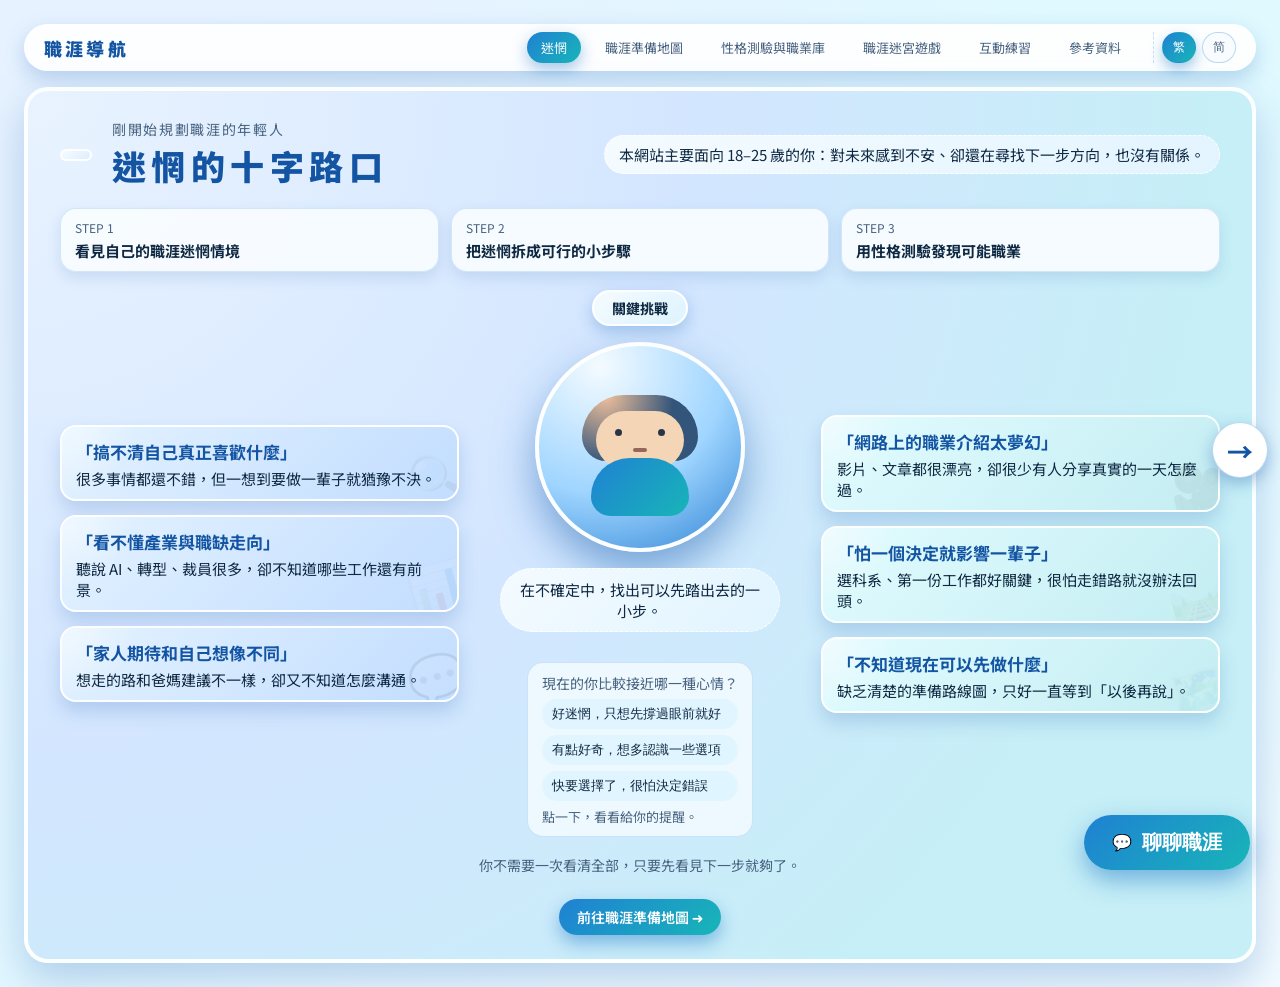
<file: index.html>
<!DOCTYPE html>
<html lang="zh-Hant">
<head>
  <meta charset="UTF-8" />
  <title>迷惘的十字路口 - 職涯導航</title>
  <meta name="viewport" content="width=device-width, initial-scale=1.0" />

  <!-- Google font similar to poster -->
  <link href="https://fonts.googleapis.com/css2?family=Noto+Sans+TC:wght@400;500;700;900&display=swap" rel="stylesheet" />

  <link rel="stylesheet" href="styles.css" />
  <script src="script.js" defer></script>
</head>
<body>
  <div id="pageLoader" class="page-loader">
    <div class="page-loader-inner">
      <div class="page-loader-ring"></div>
      <div class="page-loader-text">CAREER NAVIGATION</div>
      <div class="page-loader-sub">載入中，請稍候…</div>
    </div>
  </div>

  <header class="site-header">
    <nav class="ce-nav">
      <a href="index.html" class="ce-logo">職涯導航</a>
      <div class="ce-nav-links">
        <a href="index.html" class="active">迷惘</a>
        <a href="next-steps.html">職涯準備地圖</a>
        <a href="career-lab.html">性格測驗與職業庫</a>
        <a href="career-maze.html">職涯迷宮遊戲</a>
        <a href="interactive-solutions.html">互動練習</a>
        <a href="references.html">參考資料</a>
      </div>
    </nav>
  </header>

  <main class="career-explore">

    <header class="ce-header">
      <div class="ce-tag"></div>
      <div class="ce-title-group">
        <p class="ce-subtitle">剛開始規劃職涯的年輕人</p>
        <h1 class="ce-title">迷惘的十字路口</h1>
      </div>
      <p class="ce-top-note">本網站主要面向 18–25 歲的你：對未來感到不安、卻還在尋找下一步方向，也沒有關係。</p>
    </header>

    <nav class="site-quick-nav">
      <a class="site-quick-link" href="index.html">
        <span class="site-quick-link-label">STEP 1</span>
        <span class="site-quick-link-title">看見自己的職涯迷惘情境</span>
      </a>
      <a class="site-quick-link" href="next-steps.html">
        <span class="site-quick-link-label">STEP 2</span>
        <span class="site-quick-link-title">把迷惘拆成可行的小步驟</span>
      </a>
      <a class="site-quick-link" href="career-lab.html">
        <span class="site-quick-link-label">STEP 3</span>
        <span class="site-quick-link-title">用性格測驗發現可能職業</span>
      </a>
    </nav>

    <section class="ce-layout">
      <!-- Left column cards -->
      <div class="ce-column ce-column-left">
        <article class="ce-card">
          <div class="ce-card-emoji">🔍</div>
          <h3>「搞不清自己真正喜歡什麼」</h3>
          <p>很多事情都還不錯，但一想到要做一輩子就猶豫不決。</p>
        </article>

        <article class="ce-card">
          <div class="ce-card-emoji">📊</div>
          <h3>「看不懂產業與職缺走向」</h3>
          <p>聽說 AI、轉型、裁員很多，卻不知道哪些工作還有前景。</p>
        </article>

        <article class="ce-card">
          <div class="ce-card-emoji">💬</div>
          <h3>「家人期待和自己想像不同」</h3>
          <p>想走的路和爸媽建議不一樣，卻又不知道怎麼溝通。</p>
        </article>
      </div>

      <!-- Center character / challenge -->
      <div class="ce-center">
        <div class="ce-badge" id="challengeBadge">關鍵挑戰</div>

        <div class="ce-avatar-wrapper">
          <!-- If you want to use your image instead of illustration, swap the div for an <img> -->
          <!-- <img src="assets/your-image.png" alt="思考職涯方向的年輕人" class="ce-avatar-img" /> -->
          <div class="ce-avatar-figure">
            <div class="ce-avatar-hair"></div>
            <div class="ce-avatar-face">
              <div class="ce-avatar-eyes"></div>
              <div class="ce-avatar-mouth"></div>
            </div>
            <div class="ce-avatar-body"></div>
          </div>
        </div>

        <p class="ce-center-text" id="challengeText">在不確定中，找出可以先踏出去的一小步。</p>

        <div class="ce-mood">
          <span class="ce-mood-label">現在的你比較接近哪一種心情？</span>
          <div class="ce-mood-buttons">
            <button class="ce-mood-btn" data-mood="lost">好迷惘，只想先撐過眼前就好</button>
            <button class="ce-mood-btn" data-mood="curious">有點好奇，想多認識一些選項</button>
            <button class="ce-mood-btn" data-mood="deciding">快要選擇了，很怕決定錯誤</button>
          </div>
          <p class="ce-mood-output" id="moodOutput">點一下，看看給你的提醒。</p>
        </div>
      </div>

      <!-- Right column cards -->
      <div class="ce-column ce-column-right">
        <article class="ce-card ce-card-right">
          <div class="ce-card-emoji">🎥</div>
          <h3>「網路上的職業介紹太夢幻」</h3>
          <p>影片、文章都很漂亮，卻很少有人分享真實的一天怎麼過。</p>
        </article>

        <article class="ce-card ce-card-right">
          <div class="ce-card-emoji">🛤️</div>
          <h3>「怕一個決定就影響一輩子」</h3>
          <p>選科系、第一份工作都好關鍵，很怕走錯路就沒辦法回頭。</p>
        </article>

        <article class="ce-card ce-card-right">
          <div class="ce-card-emoji">🗺️</div>
          <h3>「不知道現在可以先做什麼」</h3>
          <p>缺乏清楚的準備路線圖，只好一直等到「以後再說」。</p>
        </article>
      </div>
    </section>

    <footer class="ce-footer">
      <p>你不需要一次看清全部，只要先看見下一步就夠了。</p>
      <a class="ce-primary-link" href="next-steps.html">前往職涯準備地圖 ➜</a>
    </footer>
  </main>
  <nav class="page-arrow-nav" aria-label="頁面切換">
    <a class="page-arrow-link page-arrow-next" href="next-steps.html" aria-label="下一頁：職涯準備地圖">→</a>
  </nav>
</body>
</html>
</file>
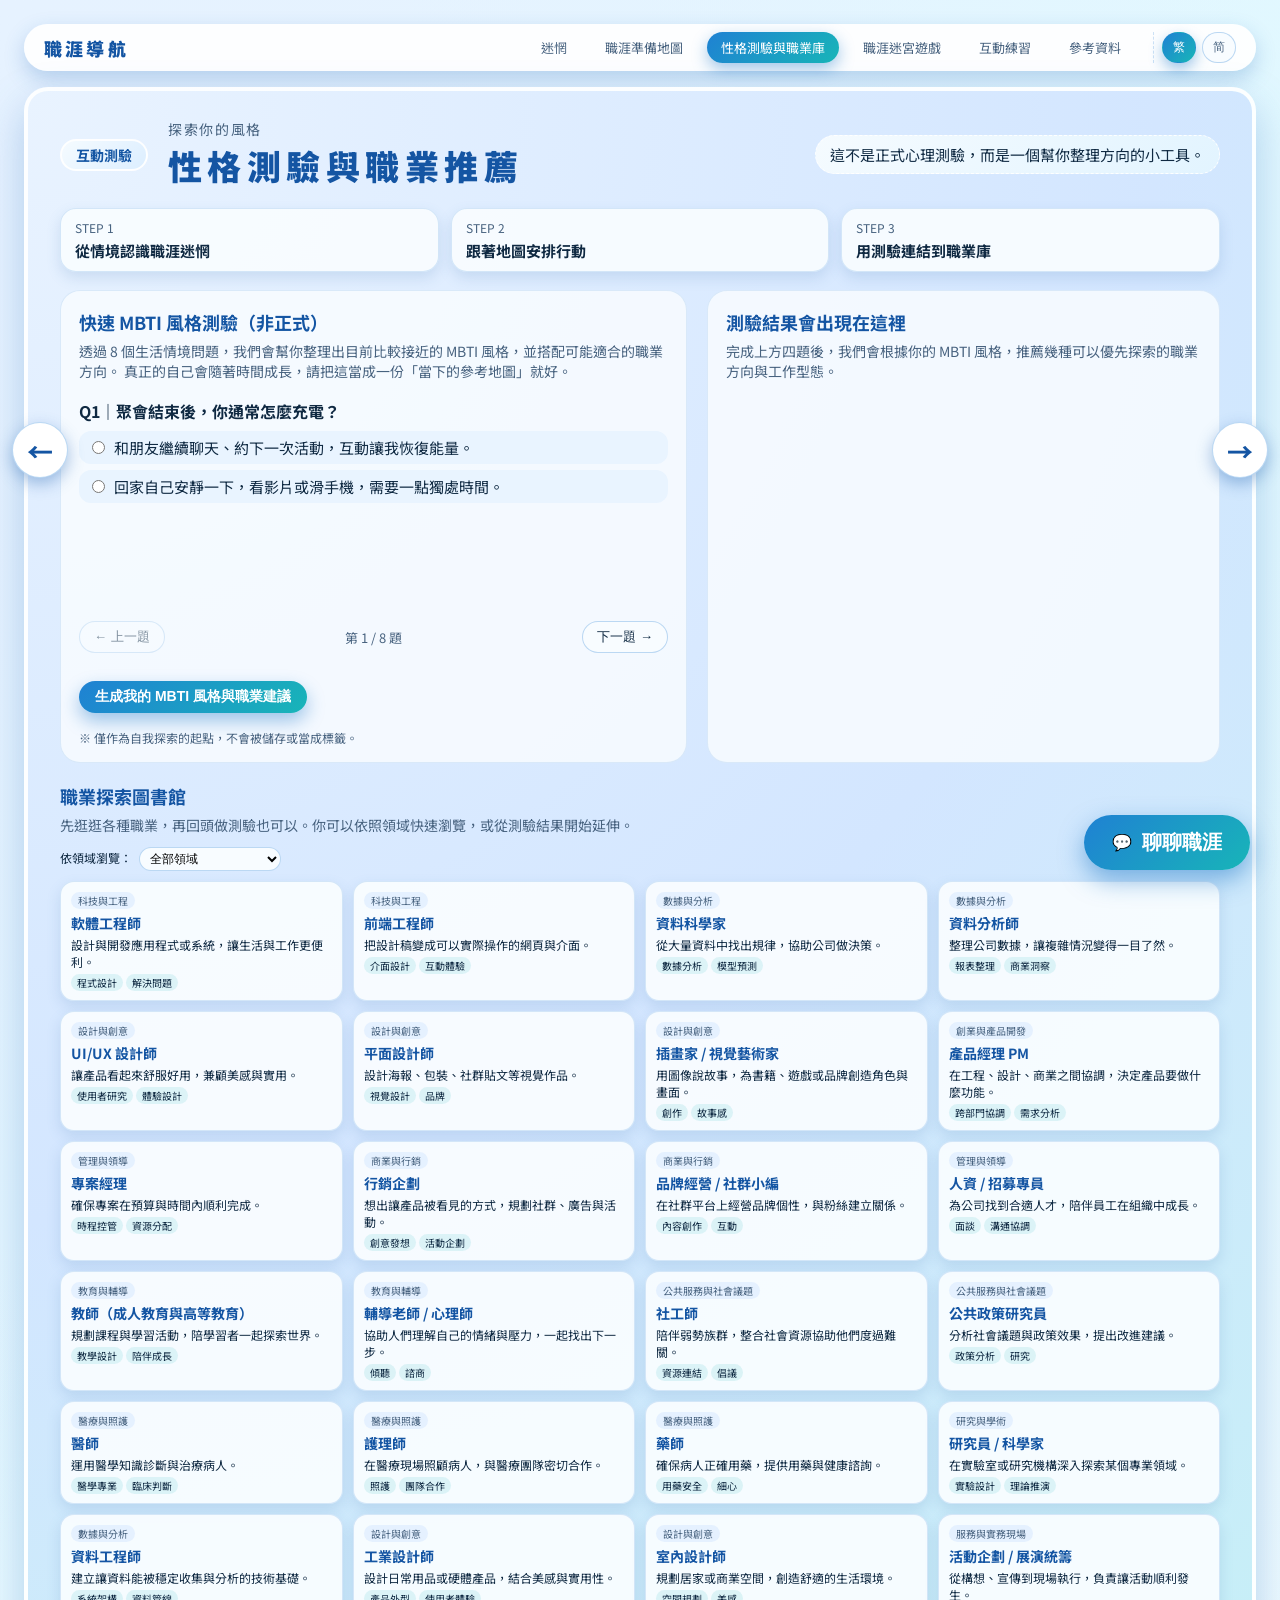
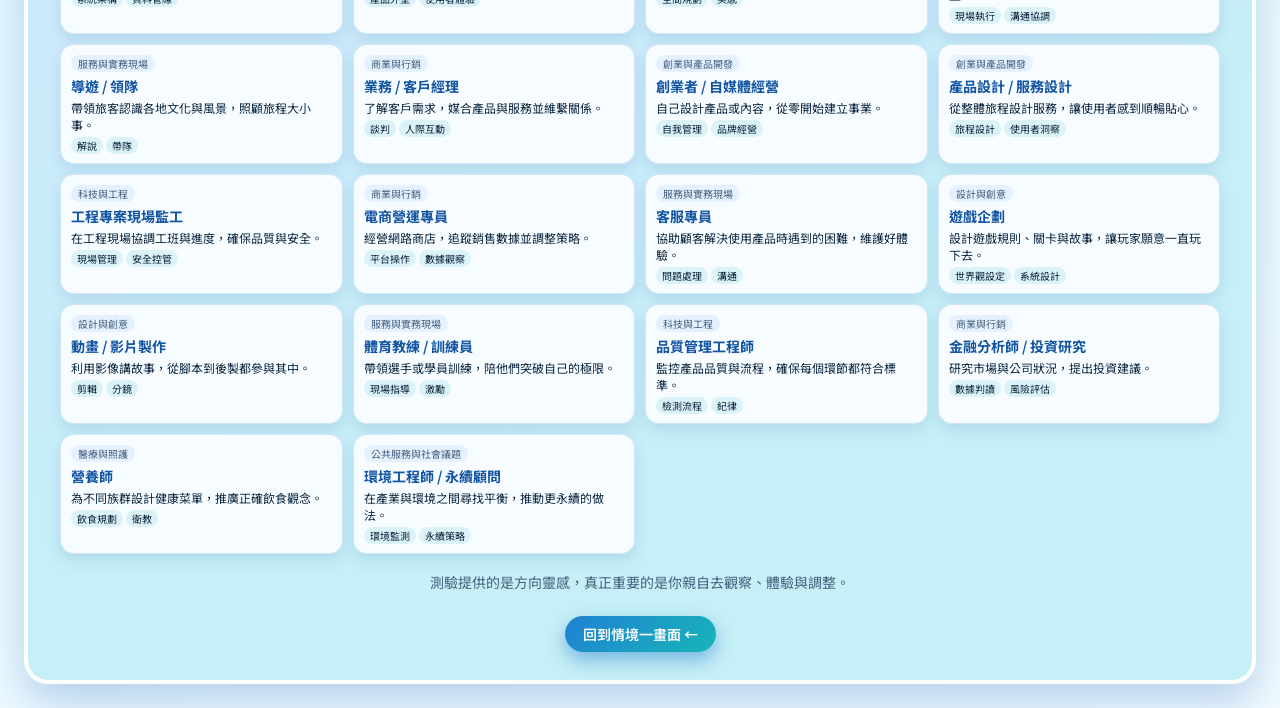
<file: career-lab.html>
<!DOCTYPE html>
<html lang="zh-Hant">
<head>
  <meta charset="UTF-8" />
  <title>性格測驗與職業推薦 - 職涯導航</title>
  <meta name="viewport" content="width=device-width, initial-scale=1.0" />

  <link href="https://fonts.googleapis.com/css2?family=Noto+Sans+TC:wght@400;500;700;900&display=swap" rel="stylesheet" />
  <link rel="stylesheet" href="styles.css" />
  <script src="script.js" defer></script>
</head>
<body>
  <div id="pageLoader" class="page-loader">
    <div class="page-loader-inner">
      <div class="page-loader-ring"></div>
      <div class="page-loader-text">CAREER NAVIGATION</div>
      <div class="page-loader-sub">載入中，請稍候…</div>
    </div>
  </div>

  <header class="site-header">
    <nav class="ce-nav">
      <a href="index.html" class="ce-logo">職涯導航</a>
      <div class="ce-nav-links">
        <a href="index.html">迷惘</a>
        <a href="next-steps.html">職涯準備地圖</a>
        <a href="career-lab.html" class="active">性格測驗與職業庫</a>
        <a href="career-maze.html">職涯迷宮遊戲</a>
        <a href="interactive-solutions.html">互動練習</a>
        <a href="references.html">參考資料</a>
      </div>
    </nav>
  </header>

  <main class="career-explore career-lab">
    <header class="ce-header">
      <div class="ce-tag">互動測驗</div>
      <div class="ce-title-group">
        <p class="ce-subtitle">探索你的風格</p>
        <h1 class="ce-title">性格測驗與職業推薦</h1>
      </div>
      <p class="ce-top-note">這不是正式心理測驗，而是一個幫你整理方向的小工具。</p>
    </header>

    <nav class="site-quick-nav">
      <a class="site-quick-link" href="index.html">
        <span class="site-quick-link-label">STEP 1</span>
        <span class="site-quick-link-title">從情境認識職涯迷惘</span>
      </a>
      <a class="site-quick-link" href="next-steps.html">
        <span class="site-quick-link-label">STEP 2</span>
        <span class="site-quick-link-title">跟著地圖安排行動</span>
      </a>
      <a class="site-quick-link" href="career-lab.html">
        <span class="site-quick-link-label">STEP 3</span>
        <span class="site-quick-link-title">用測驗連結到職業庫</span>
      </a>
    </nav>

    <section class="lab-layout">
      <div class="lab-quiz">
        <h2 class="lab-section-title">快速 MBTI 風格測驗（非正式）</h2>
        <p class="lab-intro">
          透過 8 個生活情境問題，我們會幫你整理出目前比較接近的 MBTI 風格，並搭配可能適合的職業方向。
          真正的自己會隨著時間成長，請把這當成一份「當下的參考地圖」就好。
        </p>

        <form id="mbtiQuiz" class="quiz">
          <div class="quiz-viewport">
            <div class="quiz-question" data-index="0">
              <h3>Q1｜聚會結束後，你通常怎麼充電？</h3>
              <div class="quiz-options">
                <label class="quiz-option">
                  <input type="radio" name="q1" value="E" data-dimension="EI" />
                  和朋友繼續聊天、約下一次活動，互動讓我恢復能量。
                </label>
                <label class="quiz-option">
                  <input type="radio" name="q1" value="I" data-dimension="EI" />
                  回家自己安靜一下，看影片或滑手機，需要一點獨處時間。
                </label>
              </div>
            </div>

            <div class="quiz-question" data-index="1">
              <h3>Q2｜在新環境認識人時，你比較常…</h3>
              <div class="quiz-options">
                <label class="quiz-option">
                  <input type="radio" name="q2" value="E" data-dimension="EI" />
                  主動跟別人打招呼或搭話，很自然就聊起來。
                </label>
                <label class="quiz-option">
                  <input type="radio" name="q2" value="I" data-dimension="EI" />
                  先觀察一下氣氛，只和熟悉的人或主動來找我的人聊天。
                </label>
              </div>
            </div>

            <div class="quiz-question" data-index="2">
              <h3>Q3｜老師交代一個新專題時，你先注意什麼？</h3>
              <div class="quiz-options">
                <label class="quiz-option">
                  <input type="radio" name="q3" value="S" data-dimension="SN" />
                  交件時間、規則、分數怎麼算，先搞清楚具體要求。
                </label>
                <label class="quiz-option">
                  <input type="radio" name="q3" value="N" data-dimension="SN" />
                  這個主題背後的意義、可以延伸成什麼有趣的方向。
                </label>
              </div>
            </div>

            <div class="quiz-question" data-index="3">
              <h3>Q4｜看一部電影時，你比較容易記得什麼？</h3>
              <div class="quiz-options">
                <label class="quiz-option">
                  <input type="radio" name="q4" value="S" data-dimension="SN" />
                  劇情細節、畫面、角色說過的台詞，具體內容比較清楚。
                </label>
                <label class="quiz-option">
                  <input type="radio" name="q4" value="N" data-dimension="SN" />
                  這部片想表達的主題、寓意，還有我得到的啟發。
                </label>
              </div>
            </div>

            <div class="quiz-question" data-index="4">
              <h3>Q5｜朋友在煩惱要不要轉系時，你比較會…</h3>
              <div class="quiz-options">
                <label class="quiz-option">
                  <input type="radio" name="q5" value="T" data-dimension="TF" />
                  幫他分析優缺點、未來出路，整理具體資料一起評估。
                </label>
                <label class="quiz-option">
                  <input type="radio" name="q5" value="F" data-dimension="TF" />
                  先關心他的感受，陪他說出壓力和擔心，再慢慢討論選擇。
                </label>
              </div>
            </div>

            <div class="quiz-question" data-index="5">
              <h3>Q6｜與人意見不同時，你比較在意…</h3>
              <div class="quiz-options">
                <label class="quiz-option">
                  <input type="radio" name="q6" value="T" data-dimension="TF" />
                  最後哪個做法比較有效、比較合理。
                </label>
                <label class="quiz-option">
                  <input type="radio" name="q6" value="F" data-dimension="TF" />
                  對方會不會覺得受傷、被否定，關係會不會變差。
                </label>
              </div>
            </div>

            <div class="quiz-question" data-index="6">
              <h3>Q7｜面對報告或作業，你通常的做法是？</h3>
              <div class="quiz-options">
                <label class="quiz-option">
                  <input type="radio" name="q7" value="J" data-dimension="JP" />
                  先規劃時間表，分段完成，比較不喜歡最後一刻爆衝。
                </label>
                <label class="quiz-option">
                  <input type="radio" name="q7" value="P" data-dimension="JP" />
                  先蒐集想法，靈感來了就動工，常常靠最後的專注衝刺完成。
                </label>
              </div>
            </div>

            <div class="quiz-question" data-index="7">
              <h3>Q8｜安排假日時，你比較偏向哪一種？</h3>
              <div class="quiz-options">
                <label class="quiz-option">
                  <input type="radio" name="q8" value="J" data-dimension="JP" />
                  提前規劃好景點、時間與交通，照著行程走比較安心。
                </label>
                <label class="quiz-option">
                  <input type="radio" name="q8" value="P" data-dimension="JP" />
                  大概有幾個想去的地方就好，現場再看心情決定怎麼走。
                </label>
              </div>
            </div>
          </div>

          <div class="quiz-nav">
            <button type="button" class="quiz-nav-btn" id="quizPrev">← 上一題</button>
            <span class="quiz-step-label" id="quizStepLabel">第 1 / 8 題</span>
            <button type="button" class="quiz-nav-btn" id="quizNext">下一題 →</button>
          </div>

          <button type="button" id="quizSubmit" class="quiz-submit">生成我的 MBTI 風格與職業建議</button>
          <p class="quiz-note">※ 僅作為自我探索的起點，不會被儲存或當成標籤。</p>
        </form>
      </div>

      <aside class="lab-result" id="jobsResultPanel">
        <h2 class="lab-section-title">測驗結果會出現在這裡</h2>
        <p class="lab-intro">
          完成上方四題後，我們會根據你的 MBTI 風格，推薦幾種可以優先探索的職業方向與工作型態。
        </p>
        <div id="quizResult" class="quiz-result"></div>
      </aside>
    </section>

    <section class="lab-jobs-library">
      <h2 class="lab-section-title">職業探索圖書館</h2>
      <p class="lab-intro">
        先逛逛各種職業，再回頭做測驗也可以。你可以依照領域快速瀏覽，或從測驗結果開始延伸。
      </p>

      <div class="jobs-filter">
        <label>
          依領域瀏覽：
          <select id="jobsFilter">
            <option value="all">全部領域</option>
            <option value="tech">科技與工程</option>
            <option value="data">數據與分析</option>
            <option value="design">設計與創意</option>
            <option value="business">商業與行銷</option>
            <option value="education">教育與輔導</option>
            <option value="health">醫療與照護</option>
            <option value="public">公共服務與社會議題</option>
            <option value="research">研究與學術</option>
            <option value="service">服務與實務現場</option>
            <option value="startup">創業與產品開發</option>
            <option value="management">管理與領導</option>
          </select>
        </label>
      </div>

      <div class="jobs-grid" id="jobsGrid">
        <!-- 由 JavaScript 動態渲染職業卡片 -->
      </div>
    </section>

    <footer class="ce-footer">
      <p>測驗提供的是方向靈感，真正重要的是你親自去觀察、體驗與調整。</p>
      <a class="ce-primary-link" href="index.html">回到情境一畫面 ←</a>
    </footer>
  </main>
  <nav class="page-arrow-nav" aria-label="頁面切換">
    <a class="page-arrow-link page-arrow-prev" href="next-steps.html" aria-label="上一頁：職涯準備地圖">←</a>
    <a class="page-arrow-link page-arrow-next" href="career-maze.html" aria-label="下一頁：職涯迷宮遊戲">→</a>
  </nav>
</body>
</html>
</file>
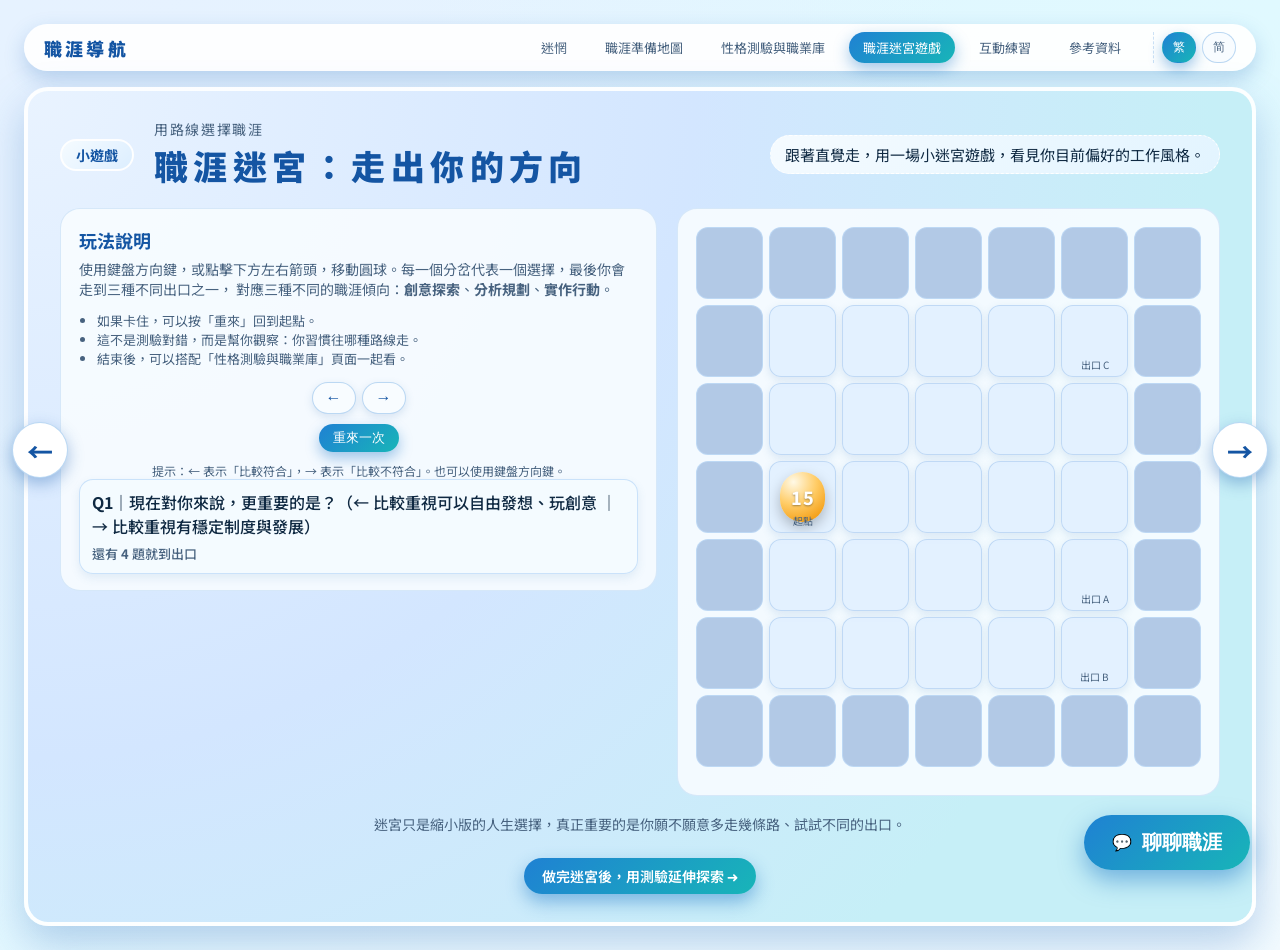
<file: career-maze.html>
<!DOCTYPE html>
<html lang="zh-Hant">
<head>
  <meta charset="UTF-8" />
  <title>職涯迷宮遊戲 - 職涯導航</title>
  <meta name="viewport" content="width=device-width, initial-scale=1.0" />

  <link href="https://fonts.googleapis.com/css2?family=Noto+Sans+TC:wght@400;500;700;900&display=swap" rel="stylesheet" />
  <link rel="stylesheet" href="styles.css" />
  <script src="script.js" defer></script>
</head>
<body>
  <div id="pageLoader" class="page-loader">
    <div class="page-loader-inner">
      <div class="page-loader-ring"></div>
      <div class="page-loader-text">CAREER NAVIGATION</div>
      <div class="page-loader-sub">載入中，請稍候…</div>
    </div>
  </div>

  <header class="site-header">
    <nav class="ce-nav">
      <a href="index.html" class="ce-logo">職涯導航</a>
      <div class="ce-nav-links">
        <a href="index.html">迷惘</a>
        <a href="next-steps.html">職涯準備地圖</a>
        <a href="career-lab.html">性格測驗與職業庫</a>
        <a href="career-maze.html" class="active">職涯迷宮遊戲</a>
        <a href="interactive-solutions.html">互動練習</a>
        <a href="references.html">參考資料</a>
      </div>
    </nav>
  </header>

  <main class="career-explore career-maze">
    <header class="ce-header">
      <div class="ce-tag">小遊戲</div>
      <div class="ce-title-group">
        <p class="ce-subtitle">用路線選擇職涯</p>
        <h1 class="ce-title">職涯迷宮：走出你的方向</h1>
      </div>
      <p class="ce-top-note">跟著直覺走，用一場小迷宮遊戲，看見你目前偏好的工作風格。</p>
    </header>

    <section class="maze-layout">
      <div class="maze-panel">
        <h2 class="lab-section-title">玩法說明</h2>
        <p class="lab-intro">
          使用鍵盤方向鍵，或點擊下方左右箭頭，移動圓球。每一個分岔代表一個選擇，最後你會走到三種不同出口之一，
          對應三種不同的職涯傾向：<strong>創意探索</strong>、<strong>分析規劃</strong>、<strong>實作行動</strong>。
        </p>
        <ul class="maze-hints">
          <li>如果卡住，可以按「重來」回到起點。</li>
          <li>這不是測驗對錯，而是幫你觀察：你習慣往哪種路線走。</li>
          <li>結束後，可以搭配「性格測驗與職業庫」頁面一起看。</li>
        </ul>

        <div class="maze-controls">
          <div class="maze-controls-row">
            <button type="button" class="maze-btn" id="mazeLeft">←</button>
            <button type="button" class="maze-btn" id="mazeRight">→</button>
          </div>
          <button type="button" class="maze-reset" id="mazeReset">重來一次</button>
          <p class="maze-tip">提示：← 表示「比較符合」，→ 表示「比較不符合」。也可以使用鍵盤方向鍵。</p>
        </div>
        <div id="mazeResult" class="maze-result">
          一步步慢慢走，看看你自然會走到哪一種出口。
        </div>
      </div>

      <div class="maze-panel">
        <div id="mazeGrid" class="maze-grid" aria-label="職涯迷宮遊戲棋盤"></div>
      </div>
    </section>

    <footer class="ce-footer">
      <p>迷宮只是縮小版的人生選擇，真正重要的是你願不願意多走幾條路、試試不同的出口。</p>
      <a class="ce-primary-link" href="career-lab.html">做完迷宮後，用測驗延伸探索 ➜</a>
    </footer>
  </main>
  <nav class="page-arrow-nav" aria-label="頁面切換">
    <a class="page-arrow-link page-arrow-prev" href="career-lab.html" aria-label="上一頁：性格測驗與職業推薦">←</a>
    <a class="page-arrow-link page-arrow-next" href="interactive-solutions.html" aria-label="下一頁：互動練習">→</a>
  </nav>
</body>
</html>
</file>
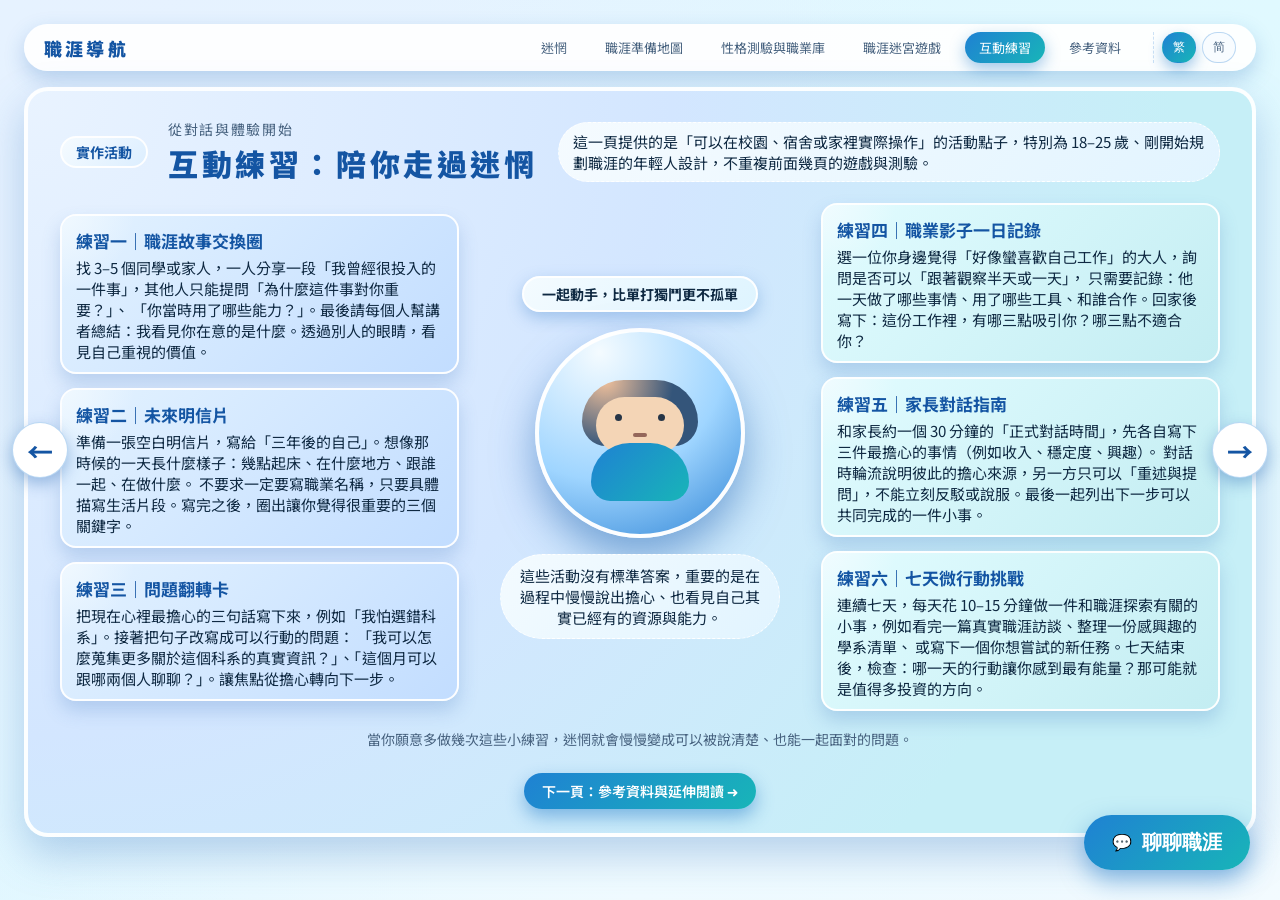
<file: interactive-solutions.html>
<!DOCTYPE html>
<html lang="zh-Hant">
<head>
  <meta charset="UTF-8" />
  <title>互動練習：陪你走過迷惘 - 職涯導航</title>
  <meta name="viewport" content="width=device-width, initial-scale=1.0" />

  <link href="https://fonts.googleapis.com/css2?family=Noto+Sans+TC:wght@400;500;700;900&display=swap" rel="stylesheet" />
  <link rel="stylesheet" href="styles.css" />
  <script src="script.js" defer></script>
</head>
<body>
  <div id="pageLoader" class="page-loader">
    <div class="page-loader-inner">
      <div class="page-loader-ring"></div>
      <div class="page-loader-text">CAREER NAVIGATION</div>
      <div class="page-loader-sub">載入中，請稍候…</div>
    </div>
  </div>

  <header class="site-header">
    <nav class="ce-nav">
      <a href="index.html" class="ce-logo">職涯導航</a>
      <div class="ce-nav-links">
        <a href="index.html">迷惘</a>
        <a href="next-steps.html">職涯準備地圖</a>
        <a href="career-lab.html">性格測驗與職業庫</a>
        <a href="career-maze.html">職涯迷宮遊戲</a>
        <a href="interactive-solutions.html" class="active">互動練習</a>
        <a href="references.html">參考資料</a>
      </div>
    </nav>
  </header>

  <main class="career-explore interactive-page">
    <header class="ce-header">
      <div class="ce-tag">實作活動</div>
      <div class="ce-title-group">
        <p class="ce-subtitle">從對話與體驗開始</p>
        <h1 class="ce-title">互動練習：陪你走過迷惘</h1>
      </div>
      <p class="ce-top-note">這一頁提供的是「可以在校園、宿舍或家裡實際操作」的活動點子，特別為 18–25 歲、剛開始規劃職涯的年輕人設計，不重複前面幾頁的遊戲與測驗。</p>
    </header>

    <section class="ce-layout">
      <div class="ce-column">
        <article class="ce-card">
          <h3>練習一｜職涯故事交換圈</h3>
          <p>
            找 3–5 個同學或家人，一人分享一段「我曾經很投入的一件事」，其他人只能提問「為什麼這件事對你重要？」、
            「你當時用了哪些能力？」。最後請每個人幫講者總結：我看見你在意的是什麼。透過別人的眼睛，看見自己重視的價值。
          </p>
        </article>

        <article class="ce-card">
          <h3>練習二｜未來明信片</h3>
          <p>
            準備一張空白明信片，寫給「三年後的自己」。想像那時候的一天長什麼樣子：幾點起床、在什麼地方、跟誰一起、在做什麼。
            不要求一定要寫職業名稱，只要具體描寫生活片段。寫完之後，圈出讓你覺得很重要的三個關鍵字。
          </p>
        </article>

        <article class="ce-card">
          <h3>練習三｜問題翻轉卡</h3>
          <p>
            把現在心裡最擔心的三句話寫下來，例如「我怕選錯科系」。接著把句子改寫成可以行動的問題：
            「我可以怎麼蒐集更多關於這個科系的真實資訊？」、「這個月可以跟哪兩個人聊聊？」。讓焦點從擔心轉向下一步。
          </p>
        </article>
      </div>

      <div class="ce-center">
        <div class="ce-badge">一起動手，比單打獨鬥更不孤單</div>
        <div class="ce-avatar-wrapper">
          <div class="ce-avatar-figure">
            <div class="ce-avatar-hair"></div>
            <div class="ce-avatar-face">
              <div class="ce-avatar-eyes"></div>
              <div class="ce-avatar-mouth"></div>
            </div>
            <div class="ce-avatar-body"></div>
          </div>
        </div>
        <p class="ce-center-text">
          這些活動沒有標準答案，重要的是在過程中慢慢說出擔心、也看見自己其實已經有的資源與能力。
        </p>
      </div>

      <div class="ce-column">
        <article class="ce-card ce-card-right">
          <h3>練習四｜職業影子一日記錄</h3>
          <p>
            選一位你身邊覺得「好像蠻喜歡自己工作」的大人，詢問是否可以「跟著觀察半天或一天」，
            只需要記錄：他一天做了哪些事情、用了哪些工具、和誰合作。回家後寫下：這份工作裡，有哪三點吸引你？哪三點不適合你？
          </p>
        </article>

        <article class="ce-card ce-card-right">
          <h3>練習五｜家長對話指南</h3>
          <p>
            和家長約一個 30 分鐘的「正式對話時間」，先各自寫下三件最擔心的事情（例如收入、穩定度、興趣）。
            對話時輪流說明彼此的擔心來源，另一方只可以「重述與提問」，不能立刻反駁或說服。最後一起列出下一步可以共同完成的一件小事。
          </p>
        </article>

        <article class="ce-card ce-card-right">
          <h3>練習六｜七天微行動挑戰</h3>
          <p>
            連續七天，每天花 10–15 分鐘做一件和職涯探索有關的小事，例如看完一篇真實職涯訪談、整理一份感興趣的學系清單、
            或寫下一個你想嘗試的新任務。七天結束後，檢查：哪一天的行動讓你感到最有能量？那可能就是值得多投資的方向。
          </p>
        </article>
      </div>
    </section>

    <footer class="ce-footer">
      <p>當你願意多做幾次這些小練習，迷惘就會慢慢變成可以被說清楚、也能一起面對的問題。</p>
      <a class="ce-primary-link" href="references.html">下一頁：參考資料與延伸閱讀 ➜</a>
    </footer>
  </main>
  <nav class="page-arrow-nav" aria-label="頁面切換">
    <a class="page-arrow-link page-arrow-prev" href="career-maze.html" aria-label="上一頁：職涯迷宮遊戲">←</a>
    <a class="page-arrow-link page-arrow-next" href="references.html" aria-label="下一頁：參考資料">→</a>
  </nav>
</body>
</html>
</file>
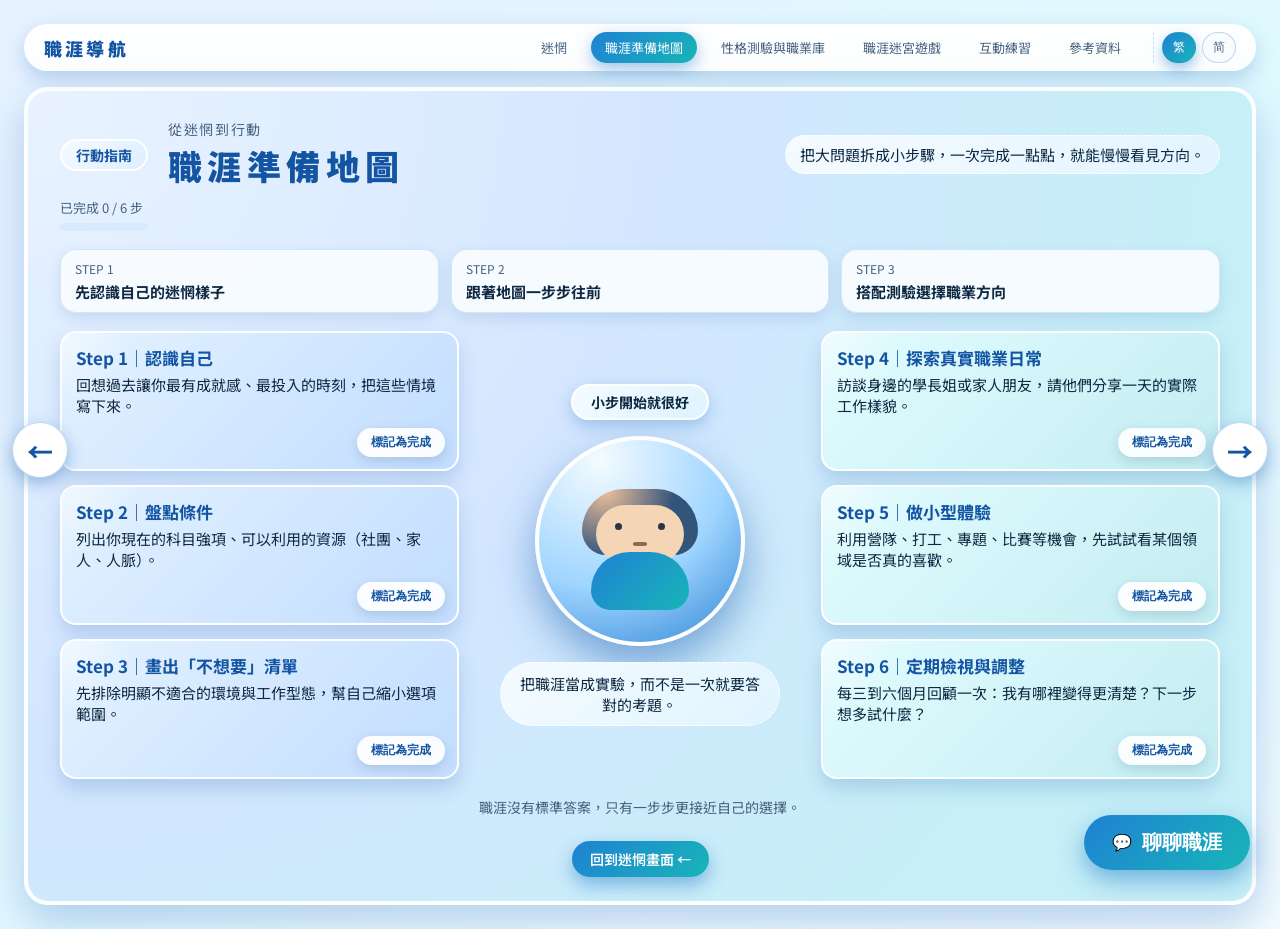
<file: next-steps.html>
<!DOCTYPE html>
<html lang="zh-Hant">
<head>
  <meta charset="UTF-8" />
  <title>職涯準備地圖 - 職涯導航</title>
  <meta name="viewport" content="width=device-width, initial-scale=1.0" />

  <link href="https://fonts.googleapis.com/css2?family=Noto+Sans+TC:wght@400;500;700;900&display=swap" rel="stylesheet" />
  <link rel="stylesheet" href="styles.css" />
  <script src="script.js" defer></script>
</head>
<body>
  <div id="pageLoader" class="page-loader">
    <div class="page-loader-inner">
      <div class="page-loader-ring"></div>
      <div class="page-loader-text">CAREER NAVIGATION</div>
      <div class="page-loader-sub">載入中，請稍候…</div>
    </div>
  </div>

  <header class="site-header">
    <nav class="ce-nav">
      <a href="index.html" class="ce-logo">職涯導航</a>
      <div class="ce-nav-links">
        <a href="index.html">迷惘</a>
        <a href="next-steps.html" class="active">職涯準備地圖</a>
        <a href="career-lab.html">性格測驗與職業庫</a>
        <a href="career-maze.html">職涯迷宮遊戲</a>
        <a href="interactive-solutions.html">互動練習</a>
        <a href="references.html">參考資料</a>
      </div>
    </nav>
  </header>

  <main class="career-explore">
    <header class="ce-header" id="stepsHeader">
      <div class="ce-tag">行動指南</div>
      <div class="ce-title-group">
        <p class="ce-subtitle">從迷惘到行動</p>
        <h1 class="ce-title">職涯準備地圖</h1>
      </div>
      <p class="ce-top-note">把大問題拆成小步驟，一次完成一點點，就能慢慢看見方向。</p>
    </header>

    <nav class="site-quick-nav">
      <a class="site-quick-link" href="index.html">
        <span class="site-quick-link-label">STEP 1</span>
        <span class="site-quick-link-title">先認識自己的迷惘樣子</span>
      </a>
      <a class="site-quick-link" href="next-steps.html">
        <span class="site-quick-link-label">STEP 2</span>
        <span class="site-quick-link-title">跟著地圖一步步往前</span>
      </a>
      <a class="site-quick-link" href="career-lab.html">
        <span class="site-quick-link-label">STEP 3</span>
        <span class="site-quick-link-title">搭配測驗選擇職業方向</span>
      </a>
    </nav>

    <section class="ce-layout">
      <div class="ce-column" id="stepsColumnLeft">
        <article class="ce-card ce-step-card" data-step="1">
          <h3>Step 1｜認識自己</h3>
          <p>回想過去讓你最有成就感、最投入的時刻，把這些情境寫下來。</p>
          <button class="ce-step-btn" type="button">標記為完成</button>
        </article>
        <article class="ce-card ce-step-card" data-step="2">
          <h3>Step 2｜盤點條件</h3>
          <p>列出你現在的科目強項、可以利用的資源（社團、家人、人脈）。</p>
          <button class="ce-step-btn" type="button">標記為完成</button>
        </article>
        <article class="ce-card ce-step-card" data-step="3">
          <h3>Step 3｜畫出「不想要」清單</h3>
          <p>先排除明顯不適合的環境與工作型態，幫自己縮小選項範圍。</p>
          <button class="ce-step-btn" type="button">標記為完成</button>
        </article>
      </div>

      <div class="ce-center">
        <div class="ce-badge">小步開始就很好</div>
        <div class="ce-avatar-wrapper">
          <div class="ce-avatar-figure">
            <div class="ce-avatar-hair"></div>
            <div class="ce-avatar-face">
              <div class="ce-avatar-eyes"></div>
              <div class="ce-avatar-mouth"></div>
            </div>
            <div class="ce-avatar-body"></div>
          </div>
        </div>
        <p class="ce-center-text">把職涯當成實驗，而不是一次就要答對的考題。</p>
      </div>

      <div class="ce-column" id="stepsColumnRight">
        <article class="ce-card ce-card-right ce-step-card" data-step="4">
          <h3>Step 4｜探索真實職業日常</h3>
          <p>訪談身邊的學長姐或家人朋友，請他們分享一天的實際工作樣貌。</p>
          <button class="ce-step-btn" type="button">標記為完成</button>
        </article>
        <article class="ce-card ce-card-right ce-step-card" data-step="5">
          <h3>Step 5｜做小型體驗</h3>
          <p>利用營隊、打工、專題、比賽等機會，先試試看某個領域是否真的喜歡。</p>
          <button class="ce-step-btn" type="button">標記為完成</button>
        </article>
        <article class="ce-card ce-card-right ce-step-card" data-step="6">
          <h3>Step 6｜定期檢視與調整</h3>
          <p>每三到六個月回顧一次：我有哪裡變得更清楚？下一步想多試什麼？</p>
          <button class="ce-step-btn" type="button">標記為完成</button>
        </article>
      </div>
    </section>

    <footer class="ce-footer">
      <p>職涯沒有標準答案，只有一步步更接近自己的選擇。</p>
      <a class="ce-primary-link" href="index.html">回到迷惘畫面 ←</a>
    </footer>
  </main>
  <nav class="page-arrow-nav" aria-label="頁面切換">
    <a class="page-arrow-link page-arrow-prev" href="index.html" aria-label="上一頁：迷惘">←</a>
    <a class="page-arrow-link page-arrow-next" href="career-lab.html" aria-label="下一頁：性格測驗與職業推薦">→</a>
  </nav>
</body>
</html>
</file>
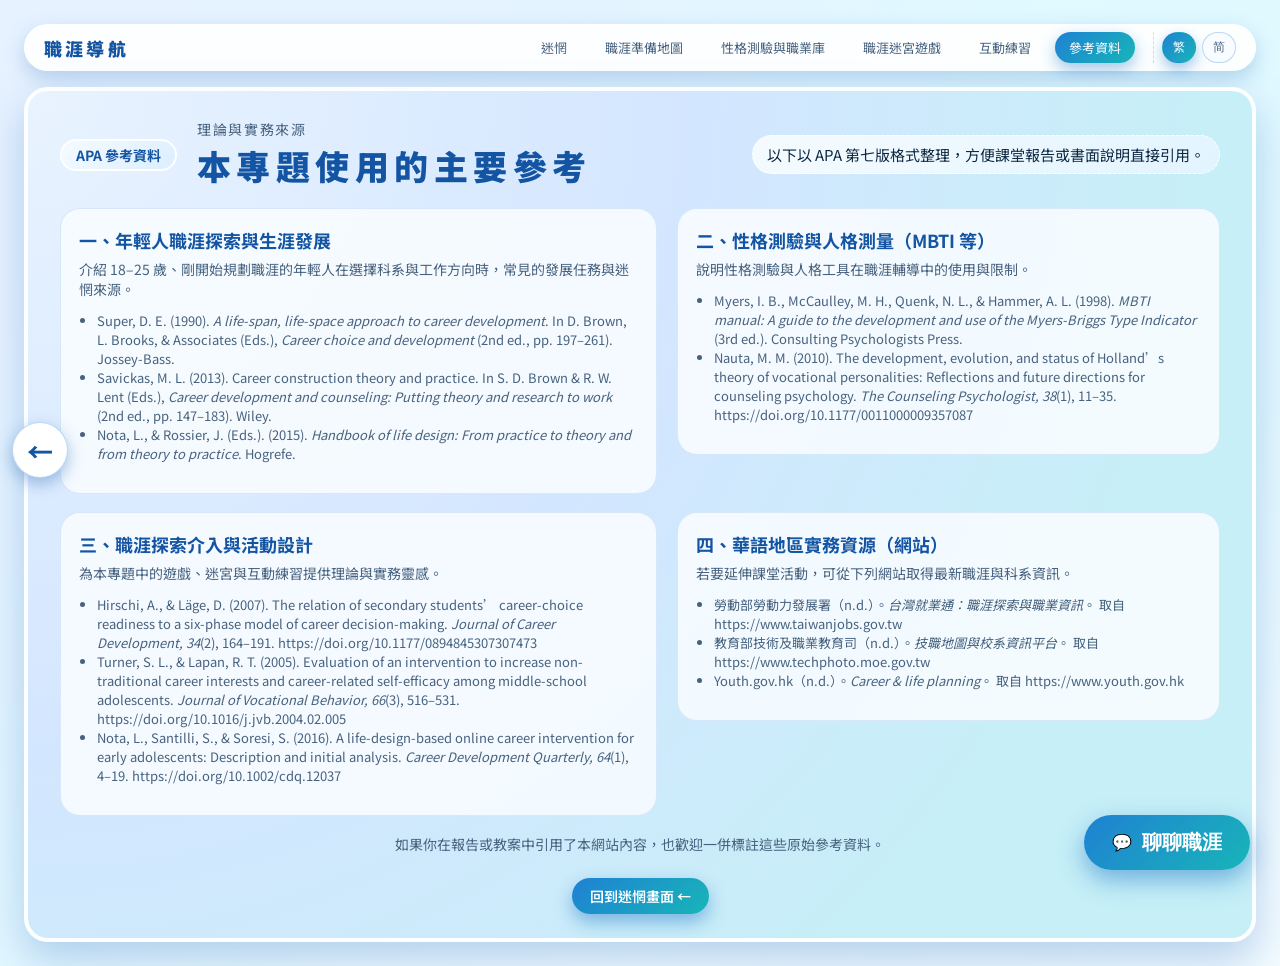
<file: references.html>
<!DOCTYPE html>
<html lang="zh-Hant">
<head>
  <meta charset="UTF-8" />
  <title>參考資料與延伸閱讀 - 職涯導航</title>
  <meta name="viewport" content="width=device-width, initial-scale=1.0" />

  <link href="https://fonts.googleapis.com/css2?family=Noto+Sans+TC:wght@400;500;700;900&display=swap" rel="stylesheet" />
  <link rel="stylesheet" href="styles.css" />
  <script src="script.js" defer></script>
</head>
<body>
  <div id="pageLoader" class="page-loader">
    <div class="page-loader-inner">
      <div class="page-loader-ring"></div>
      <div class="page-loader-text">CAREER NAVIGATION</div>
      <div class="page-loader-sub">載入中，請稍候…</div>
    </div>
  </div>

  <header class="site-header">
    <nav class="ce-nav">
      <a href="index.html" class="ce-logo">職涯導航</a>
      <div class="ce-nav-links">
        <a href="index.html">迷惘</a>
        <a href="next-steps.html">職涯準備地圖</a>
        <a href="career-lab.html">性格測驗與職業庫</a>
        <a href="career-maze.html">職涯迷宮遊戲</a>
        <a href="interactive-solutions.html">互動練習</a>
        <a href="references.html" class="active">參考資料</a>
      </div>
    </nav>
  </header>

  <main class="career-explore">
    <header class="ce-header">
      <div class="ce-tag">APA 參考資料</div>
      <div class="ce-title-group">
        <p class="ce-subtitle">理論與實務來源</p>
        <h1 class="ce-title">本專題使用的主要參考</h1>
      </div>
      <p class="ce-top-note">以下以 APA 第七版格式整理，方便課堂報告或書面說明直接引用。</p>
    </header>

    <section class="maze-layout">
      <div class="maze-panel">
        <h2 class="lab-section-title">一、年輕人職涯探索與生涯發展</h2>
        <p class="lab-intro">介紹 18–25 歲、剛開始規劃職涯的年輕人在選擇科系與工作方向時，常見的發展任務與迷惘來源。</p>
        <ul class="maze-hints">
          <li>
            Super, D. E. (1990). <em>A life-span, life-space approach to career development</em>.
            In D. Brown, L. Brooks, &amp; Associates (Eds.), <em>Career choice and development</em> (2nd ed., pp. 197–261). Jossey-Bass.
          </li>
          <li>
            Savickas, M. L. (2013). Career construction theory and practice.
            In S. D. Brown &amp; R. W. Lent (Eds.), <em>Career development and counseling: Putting theory and research to work</em> (2nd ed., pp. 147–183). Wiley.
          </li>
          <li>
            Nota, L., &amp; Rossier, J. (Eds.). (2015). <em>Handbook of life design: From practice to theory and from theory to practice</em>. Hogrefe.
          </li>
        </ul>
      </div>

      <div class="maze-panel">
        <h2 class="lab-section-title">二、性格測驗與人格測量（MBTI 等）</h2>
        <p class="lab-intro">說明性格測驗與人格工具在職涯輔導中的使用與限制。</p>
        <ul class="maze-hints">
          <li>
            Myers, I. B., McCaulley, M. H., Quenk, N. L., &amp; Hammer, A. L. (1998).
            <em>MBTI manual: A guide to the development and use of the Myers-Briggs Type Indicator</em> (3rd ed.). Consulting Psychologists Press.
          </li>
          <li>
            Nauta, M. M. (2010). The development, evolution, and status of Holland’s theory of vocational personalities: Reflections and future directions for counseling psychology.
            <em>The Counseling Psychologist, 38</em>(1), 11–35. https://doi.org/10.1177/0011000009357087
          </li>
        </ul>
      </div>
    </section>

    <section class="maze-layout">
      <div class="maze-panel">
        <h2 class="lab-section-title">三、職涯探索介入與活動設計</h2>
        <p class="lab-intro">為本專題中的遊戲、迷宮與互動練習提供理論與實務靈感。</p>
        <ul class="maze-hints">
          <li>
            Hirschi, A., &amp; Läge, D. (2007). The relation of secondary students’ career-choice readiness to a six-phase model of career decision-making.
            <em>Journal of Career Development, 34</em>(2), 164–191. https://doi.org/10.1177/0894845307307473
          </li>
          <li>
            Turner, S. L., &amp; Lapan, R. T. (2005). Evaluation of an intervention to increase non-traditional career interests and career-related self-efficacy among middle-school adolescents.
            <em>Journal of Vocational Behavior, 66</em>(3), 516–531. https://doi.org/10.1016/j.jvb.2004.02.005
          </li>
          <li>
            Nota, L., Santilli, S., &amp; Soresi, S. (2016). A life-design-based online career intervention for early adolescents: Description and initial analysis.
            <em>Career Development Quarterly, 64</em>(1), 4–19. https://doi.org/10.1002/cdq.12037
          </li>
        </ul>
      </div>

      <div class="maze-panel">
        <h2 class="lab-section-title">四、華語地區實務資源（網站）</h2>
        <p class="lab-intro">若要延伸課堂活動，可從下列網站取得最新職涯與科系資訊。</p>
        <ul class="maze-hints">
          <li>
            勞動部勞動力發展署（n.d.）。<em>台灣就業通：職涯探索與職業資訊</em>。
            取自 <span>https://www.taiwanjobs.gov.tw</span>
          </li>
          <li>
            教育部技術及職業教育司（n.d.）。<em>技職地圖與校系資訊平台</em>。
            取自 <span>https://www.techphoto.moe.gov.tw</span>
          </li>
          <li>
            Youth.gov.hk（n.d.）。<em>Career &amp; life planning</em>。
            取自 <span>https://www.youth.gov.hk</span>
          </li>
        </ul>
      </div>
    </section>

    <footer class="ce-footer">
      <p>如果你在報告或教案中引用了本網站內容，也歡迎一併標註這些原始參考資料。</p>
      <a class="ce-primary-link" href="index.html">回到迷惘畫面 ←</a>
    </footer>
  </main>
  <nav class="page-arrow-nav" aria-label="頁面切換">
    <a class="page-arrow-link page-arrow-prev" href="interactive-solutions.html" aria-label="上一頁：互動練習">←</a>
  </nav>
</body>
</html>
</file>
<file: styles.css>
:root {
  --primary-deep: #1455a3;
  --primary-main: #1f81d3;
  --primary-light: #e0f2ff;
  --accent: #18b5b8;
  --accent-soft: #bce9ea;
  --bg-top: #e6f2ff;
  --bg-mid: #e0f9ff;
  --bg-bottom: #f0fbff;
  --text-main: #0f2942;
  --text-muted: #47627f;
  --card-left: linear-gradient(135deg, #e3f2ff, #c2ddff);
  --card-right: linear-gradient(135deg, #e2fcff, #c3edf2);
}

/* Global */

*,
*::before,
*::after {
  box-sizing: border-box;
}

body {
  margin: 0;
  min-height: 100vh;
  font-family: "Noto Sans TC", system-ui, -apple-system, BlinkMacSystemFont,
    "Segoe UI", sans-serif;
  font-size: 16px;
  background:
    radial-gradient(circle at 0% 0%, var(--bg-top) 0, transparent 60%),
    radial-gradient(circle at 100% 0%, var(--bg-mid) 0, transparent 55%),
    radial-gradient(circle at 50% 100%, var(--bg-bottom) 0, transparent 55%),
    linear-gradient(145deg, #e7f1ff, #e0f7ff 45%, #f3fbff 100%);
  display: flex;
  flex-direction: column;
  align-items: center;
  justify-content: flex-start;
  padding: 24px;
  color: var(--text-main);
}

a {
  color: inherit;
}

/* Page loading overlay */

.page-loader {
  position: fixed;
  inset: 0;
  z-index: 999;
  display: flex;
  align-items: center;
  justify-content: center;
  background:
    radial-gradient(circle at 0% 0%, var(--bg-top) 0, transparent 60%),
    radial-gradient(circle at 100% 0%, var(--bg-mid) 0, transparent 55%),
    linear-gradient(145deg, #e3efff, #ddf7ff 55%, #f3fbff 100%);
  transition: opacity 0.3s ease, visibility 0.3s ease;
}

.page-loader-hidden {
  opacity: 0;
  visibility: hidden;
  pointer-events: none;
}

.page-loader-inner {
  display: flex;
  flex-direction: column;
  align-items: center;
  gap: 10px;
}

.page-loader-ring {
  width: 56px;
  height: 56px;
  border-radius: 50%;
  border: 4px solid rgba(255, 255, 255, 0.9);
  border-top-color: var(--primary-main);
  border-right-color: var(--accent);
  animation: pageLoaderSpin 0.9s linear infinite;
  box-shadow: 0 0 18px rgba(53, 121, 189, 0.45);
}

.page-loader-text {
  font-size: 14px;
  font-weight: 600;
  letter-spacing: 0.16em;
  color: var(--primary-deep);
  text-transform: uppercase;
}

.page-loader-sub {
  font-size: 12px;
  color: var(--text-muted);
}

@keyframes pageLoaderSpin {
  to {
    transform: rotate(360deg);
  }
}

/* Top navigation */

.site-header {
  width: 100%;
  max-width: 1360px;
  margin-bottom: 16px;
}

.ce-nav {
  display: flex;
  align-items: center;
  justify-content: space-between;
  padding: 8px 20px;
  border-radius: 999px;
  background: rgba(255, 255, 255, 0.94);
  box-shadow: 0 8px 20px rgba(40, 109, 182, 0.25);
}

.ce-logo {
  font-weight: 900;
  font-size: 18px;
  letter-spacing: 0.18em;
  text-decoration: none;
  color: var(--primary-deep);
}

.ce-nav-links {
  display: flex;
  gap: 10px;
  font-size: 13px;
}

.ce-nav-links a {
  padding: 6px 14px;
  border-radius: 999px;
  text-decoration: none;
  color: var(--text-muted);
  background: transparent;
  transition: background 0.15s ease, color 0.15s ease, box-shadow 0.15s ease;
}

.ce-nav-links a:hover {
  background: rgba(220, 238, 255, 0.9);
  color: var(--primary-deep);
}

.ce-nav-links a.active {
  background: linear-gradient(135deg, var(--primary-main), var(--accent));
  color: #ffffff;
  box-shadow: 0 6px 16px rgba(23, 116, 197, 0.4);
}

.ce-lang-switch {
  display: inline-flex;
  align-items: center;
  gap: 6px;
  margin-left: 8px;
  padding-left: 8px;
  border-left: 1px dashed rgba(184, 214, 243, 0.7);
}

.ce-lang-btn {
  padding: 6px 10px;
  border-radius: 999px;
  border: 1px solid rgba(184, 214, 243, 0.95);
  background: #f8fcff;
  font-size: 12px;
  color: var(--text-muted);
  cursor: pointer;
  transition: background 0.15s ease, color 0.15s ease, box-shadow 0.12s ease, transform 0.12s ease;
}

.ce-lang-btn:hover {
  background: rgba(228, 240, 255, 0.96);
  color: var(--primary-deep);
  transform: translateY(-1px);
  box-shadow: 0 4px 10px rgba(74, 130, 190, 0.22);
}

.ce-lang-btn.active {
  background: linear-gradient(135deg, var(--primary-main), var(--accent));
  color: #ffffff;
  border-color: transparent;
  box-shadow: 0 6px 14px rgba(23, 116, 197, 0.4);
}

/* Main card */

.career-explore {
  max-width: 1320px;
  width: 100%;
  background: radial-gradient(circle at 0 0, #e9f3ff 0, #d3e6ff 45%, #c6eff7 80%)
    padding-box;
  border-radius: 24px;
  box-shadow: 0 18px 40px rgba(80, 135, 200, 0.36);
  padding: 28px 32px 24px;
  border: 4px solid rgba(255, 255, 255, 0.9);
  position: relative;
  overflow: hidden;
}

.site-quick-nav {
  display: grid;
  grid-template-columns: repeat(3, minmax(0, 1fr));
  gap: 12px;
  margin-bottom: 18px;
}

.site-quick-link {
  display: flex;
  flex-direction: column;
  align-items: flex-start;
  justify-content: center;
  padding: 10px 14px;
  border-radius: 16px;
  background: rgba(248, 252, 255, 0.94);
  border: 1px solid rgba(209, 229, 248, 0.95);
  text-decoration: none;
  color: var(--text-main);
  box-shadow: 0 6px 14px rgba(78, 129, 184, 0.18);
  transition: transform 0.12s ease, box-shadow 0.12s ease, background 0.15s ease;
}

.site-quick-link span {
  display: block;
}

.site-quick-link-label {
  font-size: 12px;
  color: var(--text-muted);
  margin-bottom: 4px;
}

.site-quick-link-title {
  font-size: 15px;
  font-weight: 700;
}

.site-quick-link:hover {
  transform: translateY(-1px);
  background: rgba(231, 243, 255, 0.98);
  box-shadow: 0 10px 20px rgba(78, 129, 184, 0.22);
}

.career-lab {
  padding-bottom: 28px;
}

.career-maze {
  padding-bottom: 28px;
}

/* Header */

.ce-header {
  display: grid;
  grid-template-columns: auto 1fr auto;
  align-items: center;
  column-gap: 20px;
  margin-bottom: 18px;
}

.ce-tag {
  padding: 4px 14px;
  border-radius: 999px;
  background: linear-gradient(135deg, #f5fbff, #dceeff);
  border: 2px solid rgba(255, 255, 255, 0.95);
  font-weight: 700;
  font-size: 14px;
  color: var(--primary-deep);
}

.ce-title-group {
  text-align: left;
}

.ce-subtitle {
  margin: 0;
  font-size: 14px;
  letter-spacing: 0.12em;
  text-transform: uppercase;
  color: var(--text-muted);
}

.ce-title {
  margin: 2px 0 0;
  font-size: 34px;
  letter-spacing: 0.16em;
  font-weight: 900;
  color: var(--primary-deep);
}

.interactive-page .ce-title {
  letter-spacing: 0.12em;
}

@media (min-width: 768px) {
  .interactive-page .ce-title {
    white-space: nowrap;
    font-size: 30px;
  }
}

.ce-top-note {
  margin: 0;
  font-size: 15px;
  padding: 8px 14px;
  border-radius: 999px;
  background: linear-gradient(135deg, #f5fbff, #e2f4ff);
  border: 1px dashed rgba(255, 255, 255, 0.95);
  color: var(--text-main);
}

/* Main layout */

.ce-layout {
  display: grid;
  grid-template-columns: 1.1fr 0.9fr 1.1fr;
  gap: 18px;
  align-items: center;
}

.ce-column {
  display: flex;
  flex-direction: column;
  gap: 14px;
}

/* Cards */

.ce-card {
  padding: 12px 14px 10px;
  border-radius: 16px;
  border: 2px solid rgba(255, 255, 255, 0.95);
  background: var(--card-left);
  box-shadow: 0 10px 18px rgba(71, 124, 193, 0.25);
  position: relative;
  overflow: hidden; /* This is important to contain emojis and gradients */
  opacity: 0;
  animation: cardIntro 0.8s cubic-bezier(0.2, 0.8, 0.2, 1) forwards;
}

.ce-column-left .ce-card:nth-child(1) { animation-delay: 0.1s; }
.ce-column-left .ce-card:nth-child(2) { animation-delay: 0.2s; }
.ce-column-left .ce-card:nth-child(3) { animation-delay: 0.3s; }
.ce-column-right .ce-card:nth-child(1) { animation-delay: 0.4s; }
.ce-column-right .ce-card:nth-child(2) { animation-delay: 0.5s; }
.ce-column-right .ce-card:nth-child(3) { animation-delay: 0.6s; }

@keyframes cardIntro {
  from {
    opacity: 0;
    transform: translateY(20px) scale(0.95);
  }
  to {
    opacity: 1;
    transform: translateY(0) scale(1);
  }
}

.ce-card-emoji {
  position: absolute;
  font-size: 48px;
  opacity: 0.08;
  right: -10px;
  bottom: -10px;
  transform: rotate(-15deg);
  pointer-events: none;
  filter: grayscale(0.3);
  animation: emojiFloat 4s ease-in-out infinite;
}

@keyframes emojiFloat {
  0%, 100% { transform: rotate(-15deg) translate(0, 0); opacity: 0.08; }
  50% { transform: rotate(-5deg) translate(-5px, -8px); opacity: 0.15; }
}

.ce-card::before {
  content: "";
  position: absolute;
  inset-inline-start: -40px;
  inset-block-start: -40px;
  width: 120px;
  height: 120px;
  background: radial-gradient(circle at 30% 30%, #f5fbff, transparent 65%);
  opacity: 0.8;
}

.ce-card h3 {
  position: relative;
  margin: 0 0 4px;
  font-size: 17px;
  color: var(--primary-deep);
}

.ce-card p {
  position: relative;
  margin: 0;
  font-size: 15px;
  color: var(--text-main);
}

.ce-card-right {
  background: var(--card-right);
}

/* Center */

.ce-center {
  text-align: center;
  display: flex;
  flex-direction: column;
  align-items: center;
  gap: 16px; /* Increased gap */
  z-index: 10;
}

.ce-badge {
  padding: 6px 18px;
  border-radius: 999px;
  background: linear-gradient(135deg, #f4fbff, #def4ff);
  border: 2px solid rgba(255, 255, 255, 0.95);
  font-size: 14px;
  font-weight: 700;
  color: var(--text-main);
  box-shadow: 0 6px 16px rgba(72, 135, 202, 0.38);
}

.ce-avatar-wrapper {
  width: 210px;
  height: 210px;
  border-radius: 50%;
  background: radial-gradient(circle at 30% 10%, #f4fbff 0, #9fd5ff 55%, #2f84d5 100%);
  border: 4px solid rgba(255, 255, 255, 0.98);
  box-shadow: 0 20px 40px rgba(57, 120, 190, 0.6); /* Slightly more prominent glow */
  display: flex;
  align-items: center;
  justify-content: center;
  position: relative;
  animation: charSwing 6s ease-in-out infinite; /* Constant swing */
}

@keyframes charSwing {
  0%, 100% { transform: rotate(-3deg); }
  50% { transform: rotate(3deg); }
}

/* Simple illustration to echo the poster’s character */

.ce-avatar-figure {
  width: 68%;
  height: 68%;
  position: relative;
}

.ce-avatar-hair {
  position: absolute;
  inset: 12% 8% auto;
  height: 48%;
  background: radial-gradient(circle at 20% 0, #f2c19b, #34557a 60%);
  border-radius: 60px 60px 35px 35px;
}

.ce-avatar-face {
  position: absolute;
  inset: 24% 18% auto;
  height: 42%;
  background: #f4d5b6;
  border-radius: 52px;
  display: flex;
  flex-direction: column;
  align-items: center;
  justify-content: center;
}

.ce-avatar-eyes {
  width: 56%;
  display: flex;
  justify-content: space-between;
  margin-bottom: 6px;
}

.ce-avatar-eyes::before,
.ce-avatar-eyes::after {
  content: "";
  width: 7px;
  height: 7px;
  background: #263547;
  border-radius: 50%;
}

.ce-avatar-mouth {
  width: 14px;
  height: 4px;
  background: #7c4b44;
  border-radius: 999px;
  margin-top: 6px;
  opacity: 0.8;
  transition: all 0.3s ease;
}

.ce-avatar-mouth.is-smiling {
  width: 24px;
  height: 10px;
  background: transparent;
  border-bottom: 3px solid #7c4b44;
  border-radius: 0 0 20px 20px;
  transform: translateY(2px);
  opacity: 1;
}

/* Transitions and active states */
.ce-card {
  transition: transform 0.25s cubic-bezier(0.175, 0.885, 0.32, 1.275), box-shadow 0.25s ease, border-color 0.2s ease;
  cursor: pointer;
}

.ce-card:hover {
  transform: translateY(-5px) scale(1.02);
  border-color: var(--primary-main);
  box-shadow: 0 14px 28px rgba(71, 124, 193, 0.35);
}

.ce-card.is-active {
  border-color: var(--accent);
  background: linear-gradient(135deg, var(--card-left), #ffffff);
  box-shadow: 0 10px 24px rgba(24, 181, 184, 0.3);
  transform: scale(1.04);
}

.ce-card.is-active::after {
  content: "✨";
  position: absolute;
  top: 10px;
  right: 10px;
  font-size: 16px;
}

#challengeBadge, #challengeText, #moodOutput {
  transition: opacity 0.3s ease, transform 0.3s ease;
}

.fade-out {
  opacity: 0;
  transform: translateY(-5px);
}

.fade-in {
  opacity: 1;
  transform: translateY(0);
}

.ce-avatar-body {
  position: absolute;
  inset: auto 14% 0;
  height: 42%;
  background: linear-gradient(135deg, #1f81d3, #18b5b8);
  border-radius: 40px 40px 20px 20px;
  overflow: hidden;
}

.ce-avatar-body::before {
  content: "";
  position: absolute;
  inset: 0 55% auto 0;
  background: #233642;
  clip-path: polygon(0 0, 100% 0, 100% 100%, 30% 100%);
}

/* Center text */

.ce-center-text {
  margin: 0;
  font-size: 15px;
  padding: 10px 18px; /* Slightly more padding */
  border-radius: 999px;
  background: linear-gradient(135deg, #f4fbff, #e1f4ff);
  border: 1px dashed rgba(255, 255, 255, 0.98);
  color: var(--text-main);
  max-width: 280px;
  line-height: 1.4;
  position: relative;
  z-index: 5;
}

.ce-mood {
  margin-top: 14px;
  padding: 10px 14px;
  border-radius: 16px;
  background: rgba(244, 251, 255, 0.85);
  border: 1px solid rgba(198, 224, 250, 0.9);
  text-align: left;
}

.ce-mood-label {
  display: block;
  font-size: 14px;
  margin-bottom: 6px;
  color: var(--text-muted);
}

.ce-mood-buttons {
  display: flex;
  flex-direction: column;
  gap: 6px;
  margin-bottom: 6px;
}

.ce-mood-btn {
  padding: 6px 10px;
  border-radius: 999px;
  border: none;
  font-size: 13px;
  text-align: left;
  cursor: pointer;
  background: rgba(222, 244, 255, 0.9);
  color: var(--text-main);
  transition: background 0.15s ease, transform 0.12s ease, box-shadow 0.12s ease;
}

.ce-mood-btn:hover {
  background: rgba(195, 229, 252, 0.95);
  transform: translateY(-1px);
  box-shadow: 0 4px 10px rgba(74, 130, 190, 0.28);
}

.ce-mood-btn.is-selected {
  background: linear-gradient(135deg, var(--primary-main), var(--accent));
  color: #ffffff;
  box-shadow: 0 6px 14px rgba(23, 116, 197, 0.5);
}

.ce-mood-output {
  margin: 0;
  font-size: 13px;
  color: var(--text-muted);
}

/* Footer */

.ce-footer {
  margin-top: 18px;
  text-align: center;
  font-size: 14px;
  color: var(--text-muted);
}

.ce-primary-link {
  display: inline-flex;
  align-items: center;
  justify-content: center;
  gap: 4px;
  margin-top: 10px;
  padding: 8px 18px;
  border-radius: 999px;
  background: linear-gradient(135deg, var(--primary-main), var(--accent));
  color: #ffffff;
  text-decoration: none;
  font-size: 14px;
  font-weight: 600;
  box-shadow: 0 8px 18px rgba(23, 116, 197, 0.45);
  transition: transform 0.12s ease, box-shadow 0.12s ease;
}

.ce-primary-link:hover {
  transform: translateY(-1px);
  box-shadow: 0 10px 22px rgba(23, 116, 197, 0.52);
}

.ce-step-card {
  position: relative;
  padding-bottom: 48px; /* More space for the button */
  cursor: pointer;
  min-height: 140px; /* Ensure cards are tall enough for the button on mobile */
}

.ce-step-card.is-done {
  opacity: 0.95;
  box-shadow: 0 12px 20px rgba(41, 137, 120, 0.35);
}

.ce-step-card.is-done h3 {
  text-decoration: line-through;
}

.ce-step-btn {
  position: absolute;
  inset-inline-end: 12px;
  inset-block-end: 12px;
  border-radius: 999px;
  border: none;
  padding: 6px 14px;
  font-size: 12px;
  cursor: pointer;
  background: rgba(255, 255, 255, 0.92);
  color: var(--primary-deep);
  font-weight: 700;
  box-shadow: 0 4px 12px rgba(12, 40, 73, 0.15);
  transition: all 0.2s ease;
  z-index: 5;
}

.ce-step-btn:hover {
  transform: translateY(-1px);
  background: rgba(233, 246, 255, 0.98);
}

.ce-step-card.is-done .ce-step-btn {
  background: linear-gradient(135deg, #2bbe9c, #18b5b8);
  color: #ffffff;
}

.ce-progress {
  margin-top: 8px;
  font-size: 13px;
  color: var(--text-muted);
}

.ce-progress-bar {
  margin-top: 6px;
  width: 100%;
  height: 8px;
  border-radius: 999px;
  background: rgba(216, 234, 252, 0.9);
  overflow: hidden;
}

.ce-progress-fill {
  width: 0%;
  height: 100%;
  border-radius: inherit;
  background: linear-gradient(135deg, var(--primary-main), var(--accent));
  transition: width 0.2s ease-out;
}

/* Career lab: quiz & jobs */

.lab-layout {
  display: grid;
  grid-template-columns: 1.1fr 0.9fr;
  gap: 20px;
  margin-bottom: 20px;
}

.lab-quiz,
.lab-result {
  background: rgba(248, 252, 255, 0.85);
  border-radius: 20px;
  border: 1px solid rgba(213, 231, 249, 0.9);
  padding: 18px 18px 16px;
}

.lab-section-title {
  margin: 0 0 6px;
  font-size: 18px;
  color: var(--primary-deep);
}

.lab-intro {
  margin: 0 0 12px;
  font-size: 14px;
  color: var(--text-muted);
}

.quiz {
  display: flex;
  flex-direction: column;
  gap: 10px;
}

.quiz-viewport {
  position: relative;
  overflow: hidden;
  min-height: 210px;
  margin-bottom: 8px;
}

.quiz-question {
  position: absolute;
  inset: 0;
  opacity: 0;
  transform: translateX(40px);
  pointer-events: none;
  transition: transform 0.28s ease, opacity 0.28s ease;
}

.quiz-question.is-active {
  opacity: 1;
  transform: translateX(0);
  pointer-events: auto;
}

.quiz-question.is-left {
  opacity: 0;
  transform: translateX(-40px);
}

.quiz-question.is-right {
  opacity: 0;
  transform: translateX(40px);
}

.quiz-nav {
  display: flex;
  align-items: center;
  justify-content: space-between;
  gap: 10px;
  margin-bottom: 10px;
}

.quiz-nav-btn {
  padding: 6px 14px;
  border-radius: 999px;
  border: 1px solid rgba(184, 214, 243, 0.95);
  background: #f8fcff;
  cursor: pointer;
  font-size: 13px;
  color: var(--text-main);
  transition: background 0.15s ease, transform 0.12s ease, box-shadow 0.12s ease;
}

.quiz-nav-btn:hover:not(:disabled) {
  background: rgba(228, 240, 255, 0.9);
  transform: translateY(-1px);
  box-shadow: 0 4px 10px rgba(74, 130, 190, 0.25);
}

.quiz-nav-btn:disabled {
  opacity: 0.5;
  cursor: default;
}

.quiz-step-label {
  font-size: 13px;
  color: var(--text-muted);
}

.quiz-question h3 {
  margin: 6px 0 8px;
  font-size: 16px;
  color: var(--text-main);
}

.quiz-options {
  display: flex;
  flex-direction: column;
  gap: 6px;
}

.quiz-option {
  display: flex;
  gap: 6px;
  align-items: flex-start;
  padding: 6px 8px;
  border-radius: 12px;
  background: rgba(231, 243, 255, 0.8);
  font-size: 15px;
  cursor: pointer;
}

.quiz-option input {
  margin-top: 4px;
}

.quiz-submit {
  margin-top: 8px;
  align-self: flex-start;
  padding: 7px 16px;
  border-radius: 999px;
  border: none;
  cursor: pointer;
  background: linear-gradient(135deg, var(--primary-main), var(--accent));
  color: #ffffff;
  font-size: 14px;
  font-weight: 600;
  box-shadow: 0 8px 18px rgba(23, 116, 197, 0.4);
  transition: transform 0.12s ease, box-shadow 0.12s ease;
}

.quiz-submit:hover {
  transform: translateY(-1px);
  box-shadow: 0 10px 22px rgba(23, 116, 197, 0.52);
}

.quiz-note {
  margin: 6px 0 0;
  font-size: 12px;
  color: var(--text-muted);
}

.quiz-result {
  margin-top: 8px;
  font-size: 14px;
  color: var(--text-main);
}

.quiz-result-type {
  font-size: 20px;
  font-weight: 900;
  color: var(--primary-deep);
}

.quiz-result-pill {
  display: inline-block;
  margin-top: 4px;
  margin-bottom: 6px;
  padding: 3px 9px;
  border-radius: 999px;
  background: rgba(23, 129, 211, 0.08);
  font-size: 11px;
  color: var(--primary-deep);
}

.quiz-tags {
  margin: 4px 0 8px;
  display: flex;
  flex-wrap: wrap;
  gap: 4px;
}

.quiz-tag {
  padding: 2px 7px;
  font-size: 11px;
  border-radius: 999px;
  background: rgba(24, 181, 184, 0.12);
  color: var(--text-main);
}

.jobs-grid {
  display: grid;
  grid-template-columns: repeat(4, minmax(0, 1fr));
  gap: 10px;
  margin-top: 10px;
}

.job-card {
  padding: 9px 10px;
  border-radius: 14px;
  background: rgba(248, 252, 255, 0.96);
  border: 1px solid rgba(209, 229, 248, 0.95);
  box-shadow: 0 6px 14px rgba(78, 129, 184, 0.18);
  font-size: 12px;
}

.job-title {
  margin: 0 0 3px;
  font-weight: 700;
  color: var(--primary-deep);
}

.job-field-tag {
  display: inline-block;
  margin-bottom: 4px;
  padding: 1px 7px;
  border-radius: 999px;
  font-size: 10px;
  background: rgba(228, 240, 255, 0.9);
  color: var(--text-muted);
}

.job-description {
  margin: 0;
}

.job-pills {
  margin-top: 4px;
  display: flex;
  flex-wrap: wrap;
  gap: 3px;
}

.job-pill {
  font-size: 10px;
  padding: 1px 6px;
  border-radius: 999px;
  background: rgba(24, 181, 184, 0.12);
  color: var(--text-main);
}

.jobs-filter {
  margin-top: 4px;
  font-size: 12px;
}

.jobs-filter select {
  margin-left: 4px;
  padding: 3px 6px;
  border-radius: 999px;
  border: 1px solid rgba(184, 214, 243, 0.95);
  font-size: 12px;
  background: #f8fcff;
}

/* Career maze game */

.maze-layout {
  display: grid;
  grid-template-columns: 1.1fr 1fr;
  gap: 20px;
  align-items: start;
  margin-bottom: 18px;
}

.maze-panel {
  background: rgba(248, 252, 255, 0.9);
  border-radius: 20px;
  border: 1px solid rgba(213, 231, 249, 0.95);
  padding: 18px 18px 16px;
}

.maze-hints {
  margin: 8px 0 14px 18px;
  padding: 0;
  font-size: 13px;
  color: var(--text-muted);
}

.maze-grid {
  --maze-size: 7;
  display: grid;
  grid-template-columns: repeat(var(--maze-size), 1fr);
  grid-auto-rows: 72px;
  gap: 6px;
  margin-bottom: 12px;
}

.maze-cell {
  position: relative;
  border-radius: 12px;
  background: rgba(224, 239, 255, 0.85);
  border: 1px solid rgba(190, 216, 245, 0.95);
  box-shadow: 0 3px 8px rgba(76, 128, 184, 0.16);
  overflow: hidden;
}

.maze-cell-wall {
  background: rgba(174, 199, 229, 0.95);
  box-shadow: none;
}

.maze-cell-start::after,
.maze-cell-exit::after {
  position: absolute;
  inset-inline: 0;
  inset-block-end: 4px;
  text-align: center;
  font-size: 10px;
  color: var(--text-muted);
}

.maze-cell-start::after {
  content: "起點";
}

.maze-cell-exit[data-exit="A"]::after {
  content: "出口 A";
}

.maze-cell-exit[data-exit="B"]::after {
  content: "出口 B";
}

.maze-cell-exit[data-exit="C"]::after {
  content: "出口 C";
}

.maze-player-dot {
  position: absolute;
  inset: 10px;
  border-radius: 999px;
  background: radial-gradient(circle at 30% 20%, #fff9e6, #ffcc66 45%, #f39c12 85%);
  box-shadow: 0 6px 14px rgba(0, 0, 0, 0.25);
  display: flex;
  align-items: center;
  justify-content: center;
  color: #ffffff;
  font-weight: 800;
  font-size: 18px;
  letter-spacing: 0.04em;
  text-shadow: 0 1px 2px rgba(0, 0, 0, 0.35);
  transition: transform 0.18s ease;
}

.maze-player-dot.jump {
  animation: mazeJump 0.32s cubic-bezier(0.22, 0.7, 0.25, 1.2);
}

@keyframes mazeJump {
  0% {
    transform: translateY(0) scale(1);
    box-shadow: 0 6px 14px rgba(0, 0, 0, 0.25);
  }
  40% {
    transform: translateY(-16px) scale(1.04);
    box-shadow: 0 14px 22px rgba(0, 0, 0, 0.3);
  }
  100% {
    transform: translateY(0) scale(1);
    box-shadow: 0 6px 14px rgba(0, 0, 0, 0.25);
  }
}

.maze-controls {
  display: flex;
  flex-direction: column;
  align-items: center;
  gap: 6px;
}

.maze-controls-row {
  display: flex;
  gap: 6px;
}

.maze-btn {
  width: 44px;
  height: 32px;
  border-radius: 999px;
  border: 1px solid rgba(184, 214, 243, 0.95);
  background: #f8fcff;
  cursor: pointer;
  font-size: 16px;
  color: var(--primary-deep);
  box-shadow: 0 3px 8px rgba(76, 128, 184, 0.18);
  transition: background 0.15s ease, transform 0.12s ease, box-shadow 0.12s ease;
}

.maze-btn:hover {
  background: rgba(228, 240, 255, 0.96);
  transform: translateY(-1px);
  box-shadow: 0 5px 12px rgba(76, 128, 184, 0.26);
}

.maze-reset {
  margin-top: 4px;
  padding: 5px 14px;
  border-radius: 999px;
  border: none;
  cursor: pointer;
  font-size: 13px;
  background: linear-gradient(135deg, var(--primary-main), var(--accent));
  color: #ffffff;
  box-shadow: 0 6px 14px rgba(23, 116, 197, 0.4);
  transition: transform 0.12s ease, box-shadow 0.12s ease;
}

.maze-reset:hover {
  transform: translateY(-1px);
  box-shadow: 0 8px 18px rgba(23, 116, 197, 0.5);
}

.maze-tip {
  margin: 4px 0 0;
  font-size: 12px;
  color: var(--text-muted);
}

.maze-result {
  font-size: 16px;
  font-weight: 500;
  color: var(--text-main);
  padding: 10px 12px;
  border-radius: 14px;
  background: rgba(244, 251, 255, 0.95);
  border: 1px solid rgba(198, 224, 250, 0.9);
  box-shadow: 0 4px 10px rgba(76, 128, 184, 0.12);
}

.maze-result-extra {
  margin-top: 6px;
  font-size: 13px;
  color: var(--text-muted);
}

/* Career chat widget */

.chat-toggle-btn {
  position: fixed;
  bottom: 30px;
  right: 30px;
  z-index: 1100;
  background: linear-gradient(135deg, var(--primary-main), var(--accent));
  color: #ffffff;
  border: none;
  border-radius: 999px;
  padding: 14px 28px;
  cursor: pointer;
  box-shadow: 0 10px 24px rgba(23, 116, 197, 0.5);
  display: flex;
  align-items: center;
  gap: 10px;
  font-weight: 700;
  font-size: 20px;
  transition: transform 0.2s ease, box-shadow 0.2s ease, background 0.2s ease;
}

.chat-toggle-btn::before {
  content: "💬";
  font-size: 16px;
}

.chat-overlay {
  position: fixed;
  inset: 0;
  display: none;
  align-items: center;
  justify-content: center;
  z-index: 1200;
  background: rgba(4, 23, 46, 0.22);
}

.chat-overlay.is-open {
  display: flex;
}

.chat-overlay-panel {
  width: min(600px, 100% - 32px);
  max-height: min(800px, 100% - 80px);
  background: rgba(248, 252, 255, 0.98);
  border-radius: 18px;
  border: 1px solid rgba(209, 229, 248, 0.98);
  box-shadow: 0 18px 40px rgba(12, 40, 73, 0.6);
  display: flex;
  flex-direction: column;
  overflow: hidden;
}

.chat-header {
  display: flex;
  align-items: center;
  justify-content: space-between;
  padding: 14px 20px;
  background: linear-gradient(135deg, var(--primary-main), var(--accent));
  color: #ffffff;
}

.chat-header-title {
  font-size: 18px;
  font-weight: 700;
}

.chat-close-btn {
  border: none;
  background: rgba(255, 255, 255, 0.18);
  color: #ffffff;
  width: 32px;
  height: 32px;
  border-radius: 999px;
  cursor: pointer;
  font-size: 18px;
}

.chat-body {
  display: flex;
  flex-direction: column;
  padding: 16px;
  gap: 12px;
}

/* Chat messages scrollbar styling */
.chat-messages {
  flex: 1;
  overflow-y: auto;
  padding: 8px 4px;
  display: flex;
  flex-direction: column;
  gap: 12px;
  font-size: 16px;
  -webkit-overflow-scrolling: touch;
  
  /* Firefox scrollbar */
  scrollbar-width: thin;
  scrollbar-color: var(--primary-main) rgba(12, 40, 73, 0.08);
  
  /* Max height to ensure scrollbar appears */
  max-height: 600px;
  min-height: 300px;
}

/* Webkit scrollbar styling (Chrome, Safari, Edge) */
.chat-messages::-webkit-scrollbar {
  width: 8px;
}

.chat-messages::-webkit-scrollbar-track {
  background: rgba(12, 40, 73, 0.05);
  border-radius: 10px;
  margin: 4px 0;
}

.chat-messages::-webkit-scrollbar-thumb {
  background: linear-gradient(135deg, var(--primary-main), var(--accent));
  border-radius: 10px;
  border: 2px solid rgba(255, 255, 255, 0.3);
  transition: background 0.2s ease;
}

.chat-messages::-webkit-scrollbar-thumb:hover {
  background: linear-gradient(135deg, var(--accent), var(--primary-main));
}

.chat-messages::-webkit-scrollbar-thumb:active {
  background: var(--primary-deep);
}

/* Optional: Add a subtle scroll corner */
.chat-messages::-webkit-scrollbar-corner {
  background: transparent;
}
.chat-message {
  max-width: 80%;
  padding: 6px 10px;
  border-radius: 14px;
  line-height: 1.4;
}

.chat-message-agent {
  align-self: flex-start;
  background: rgba(228, 240, 255, 0.98);
  color: var(--text-main);
}

.chat-message-user {
  align-self: flex-end;
  background: linear-gradient(135deg, var(--primary-main), var(--accent));
  color: #ffffff;
}

.chat-typing {
  align-self: flex-start;
  font-size: 13px;
  color: var(--text-muted);
}

.chat-input-row {
  display: flex;
  gap: 6px;
  margin-top: 4px;
}

.chat-input {
  flex: 1;
  border-radius: 999px;
  border: 1px solid rgba(184, 214, 243, 0.95);
  padding: 10px 16px;
  font-size: 16px;
}

.chat-send-btn {
  border-radius: 999px;
  border: none;
  padding: 8px 20px;
  font-size: 16px;
  cursor: pointer;
  background: linear-gradient(135deg, var(--primary-main), var(--accent));
  color: #ffffff;
  box-shadow: 0 6px 14px rgba(23, 116, 197, 0.45);
}

body.career-chat-open .site-header,
body.career-chat-open .career-explore,
body.career-chat-open .page-arrow-nav {
  filter: blur(4px);
  pointer-events: none;
  user-select: none;
}

/* Confetti Effect */
.confetti-particle {
  position: absolute;
  width: 10px;
  height: 10px;
  border-radius: 2px;
  pointer-events: none;
}

/* Page-to-page arrows */

.page-arrow-nav {
  position: fixed;
  inset-block: 50%;
  inset-inline: 12px;
  transform: translateY(-50%);
  display: flex;
  justify-content: flex-start;
  align-items: center;
  pointer-events: none;
  max-width: 100%;
  width: calc(100% - 24px);
}

.page-arrow-link {
  pointer-events: auto;
  display: flex;
  align-items: center;
  justify-content: center;
  width: 56px;
  height: 56px;
  border-radius: 999px;
  border: 1px solid rgba(184, 214, 243, 0.95);
  background: #ffffff;
  color: var(--primary-deep);
  text-decoration: none;
  font-size: 26px;
  font-weight: 800;
  box-shadow: 0 6px 16px rgba(60, 118, 187, 0.45);
  transition: background 0.15s ease, transform 0.12s ease, box-shadow 0.12s ease;
}

.page-arrow-link:hover {
  background: rgba(228, 240, 255, 0.98);
  transform: translateY(-1px);
  box-shadow: 0 10px 22px rgba(60, 118, 187, 0.55);
}

.page-arrow-prev {
  margin-inline-end: auto;
}

.page-arrow-next {
  margin-inline-start: auto;
}

/* Responsive */

@media (max-width: 960px) {
  body {
    padding: 12px 8px; /* Even less padding for smaller width */
  }

  .site-header, .career-explore {
    max-width: 100%;
    width: 100%;
  }

  .ce-nav {
    padding: 10px 14px;
    flex-direction: column;
    gap: 12px;
  }

  .ce-nav-links {
    flex-wrap: wrap;
    justify-content: center;
    gap: 8px;
  }

  .ce-nav-links a {
    font-size: 13px;
    padding: 6px 10px;
  }

  .career-explore {
    padding: 20px 12px 18px; /* More space for content */
  }

  .ce-layout, .lab-layout, .maze-layout {
    grid-template-columns: 1fr;
    gap: 24px;
  }

  .ce-column-left,
  .ce-column-right {
    order: 1;
    display: grid;
    grid-template-columns: 1fr;
    gap: 16px;
  }

  .ce-center {
    order: 0;
    margin-bottom: 20px;
  }

  .ce-avatar-wrapper {
    width: 160px; /* Smaller to avoid breaking on narrow screens */
    height: 160px;
  }

  .site-quick-nav {
    grid-template-columns: 1fr;
    gap: 8px;
  }

  .site-quick-link {
    flex-direction: row;
    align-items: center;
    gap: 12px;
    padding: 12px 16px;
  }

  .site-quick-link-label {
    margin-bottom: 0;
    min-width: 50px;
  }

  /* MBTI and Maze adjustments */
  .lab-layout, .maze-layout {
    grid-template-columns: 1fr;
  }

  .maze-grid {
    grid-auto-rows: 60px; /* Shorter rows for mobile */
    gap: 4px;
  }
}

@media (max-width: 600px) {
  .ce-header {
    display: flex;
    flex-direction: column;
    align-items: center;
    text-align: center;
    gap: 12px;
  }

  .ce-title-group {
    text-align: center;
  }

  .ce-top-note {
    font-size: 14px;
    padding: 10px 16px;
    text-align: center;
    width: 100%;
    max-width: 100%;
  }

  .ce-title {
    font-size: 24px;
    letter-spacing: 0.08em;
  }

  .ce-nav-links {
    display: flex;
    overflow-x: auto;
    width: 100%;
    justify-content: flex-start;
    padding-bottom: 8px;
    -webkit-overflow-scrolling: touch;
    scrollbar-width: none;
    -ms-overflow-style: none;
  }
  
  .ce-nav-links::-webkit-scrollbar {
    display: none;
  }

  .ce-nav-links a {
    white-space: nowrap;
    flex-shrink: 0;
  }

  .page-arrow-nav {
    inset-block: auto 20px;
    inset-inline: 16px;
    width: calc(100% - 32px);
    transform: none;
    z-index: 100;
  }

  .page-arrow-link {
    width: 44px;
    height: 44px;
    font-size: 20px;
  }

  .ce-card {
    padding: 14px;
  }

  .ce-center-text {
    max-width: 100%;
    font-size: 14px;
    padding: 10px 14px;
  }

  .ce-mood-btn {
    padding: 10px 12px;
    font-size: 13px;
  }

  /* Adjust avatar parts for smaller wrapper */
  .ce-avatar-face {
    border-radius: 40px;
  }

  .ce-avatar-hair {
    border-radius: 45px 45px 25px 25px;
  }

  /* Adjust maze for mobile */
  .maze-grid {
    grid-auto-rows: 50px;
  }

  .maze-player-dot {
    inset: 6px;
    font-size: 14px;
  }

  /* Adjust lab result panel */
  .jobs-grid {
    grid-template-columns: 1fr;
  }

  /* Adjust chat for mobile */
  .chat-overlay-panel {
    width: 100%;
    height: 100%;
    max-height: 100%;
    border-radius: 0;
  }

  .chat-toggle-btn {
    bottom: 20px;
    right: 20px;
    padding: 10px 18px;
    font-size: 15px;
  }
}
</file>
